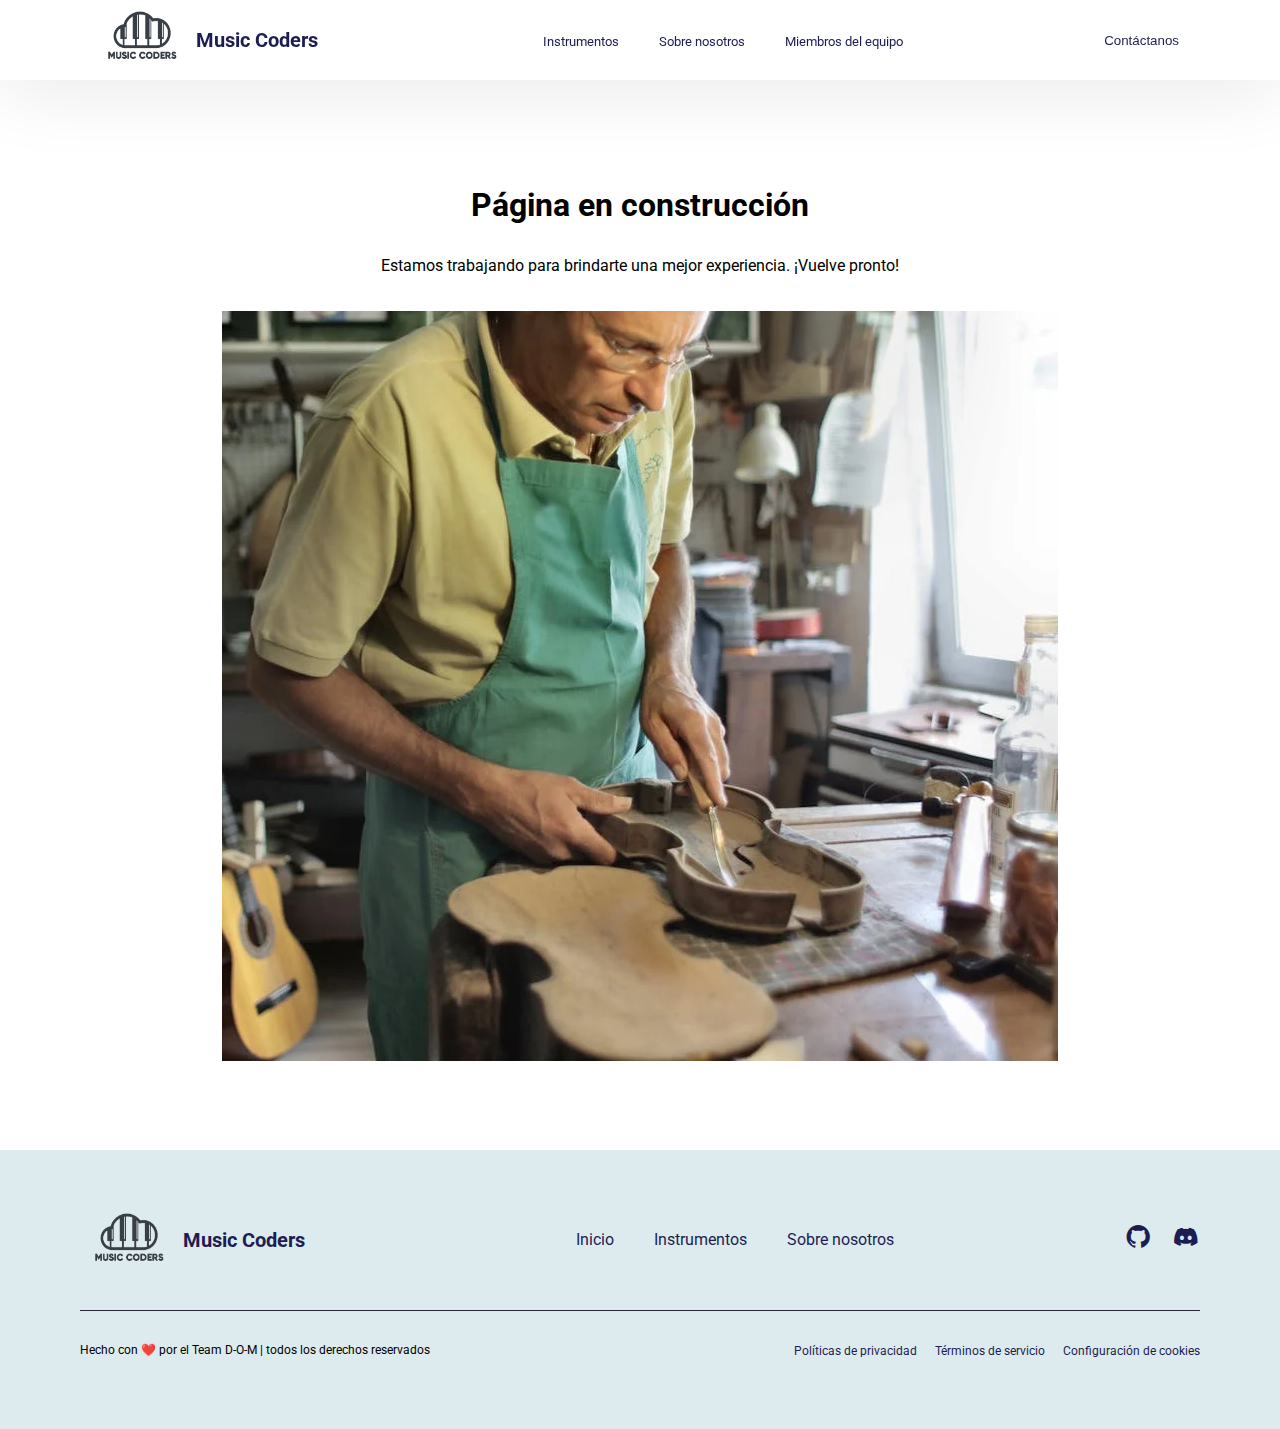
<file: pages/in-construction.html>
<!DOCTYPE html>
<html lang="es">
<head>
    <meta charset="UTF-8">
    <meta name="viewport" content="width=device-width, initial-scale=1.0">
    <link rel="stylesheet" href="/src/css/style-in-construction.css">
    <link rel="icon" href="/assets/html-elements/logo-blanco.png" type="image/png">
    <link href='https://unpkg.com/boxicons@2.1.4/css/boxicons.min.css' rel='stylesheet'>
    <title>Music Coders - Team members</title>
</head>
<body>
    <header>
        <nav>
            <div class="logo">
                <a href="/index.html">
                  <img src="/assets/html-elements/logo-music-coders.png" alt="logo-mc">
                </a>
                  <a href="#">Music Coders</a>
              </div>
            <ul>
                <li><a href="/index.html#containerInstruments">Instrumentos</a></li>
                <li><a href="/index.html#about">Sobre nosotros</a></li>
                <li><a href="/index.html#containerTeam">Miembros del equipo</a></li>
            </ul>
            <a href="/pages/contact-team.html#formul"><button>Contáctanos</button></a>
            <button id="menuButton" onclick="openMenu()">
                <i class='bx bx-menu'></i>
            </button>
        </nav>
    </header>
    <main>
        <div class="in-construction">
            <div class="in-construction-text">
                <h1>Página en construcción</h1>
                <p>Estamos trabajando para brindarte una mejor experiencia. ¡Vuelve pronto!</p>
            </div>
            <div class="in-construction-img">
                <img src="/assets/html-elements/In-construction.webp" alt="Hombre construyendo un violin">
            </div>
            <div class="in-construction-text">
            </div>
        </div>        
    </main>
    <footer>
        <div class="top">
            <div class="logo">
                <img src="/assets/html-elements/logo-music-coders.png" alt="logo-mc">
                <a href="#">Music Coders</a>
            </div>
            <ul>
                <li><a href="/index.html">Inicio</a></li>
                <li><a href="/index.html#containerInstruments">Instrumentos</a></li>
                <li><a href="/index.html#about">Sobre nosotros</a></li>
            </ul>
            <div class="social-link">
                <a href="https://github.com/Omarlsant/project-music-coders" target="_blank"><i class='bx bxl-github'></i></a>
                <a href="https://discord.com/channels/1037154655752421406/1037154656503210066" target="_blank"><i class='bx bxl-discord-alt'></i></a>
            </div>
        </div>
        <div class="separator"></div>
        <div class="bottom">
            <p>Hecho con ❤️ por el Team D-O-M | todos los derechos reservados</p>
            <div class="links">
                <a href="#">Políticas de privacidad</a>
                <a href="#">Términos de servicio</a>
                <a href="#">Configuración de cookies</a>
            </div>
        </div>
    </footer>
    <script src="/src/js/script.js"></script>
</body>
</html>
</file>
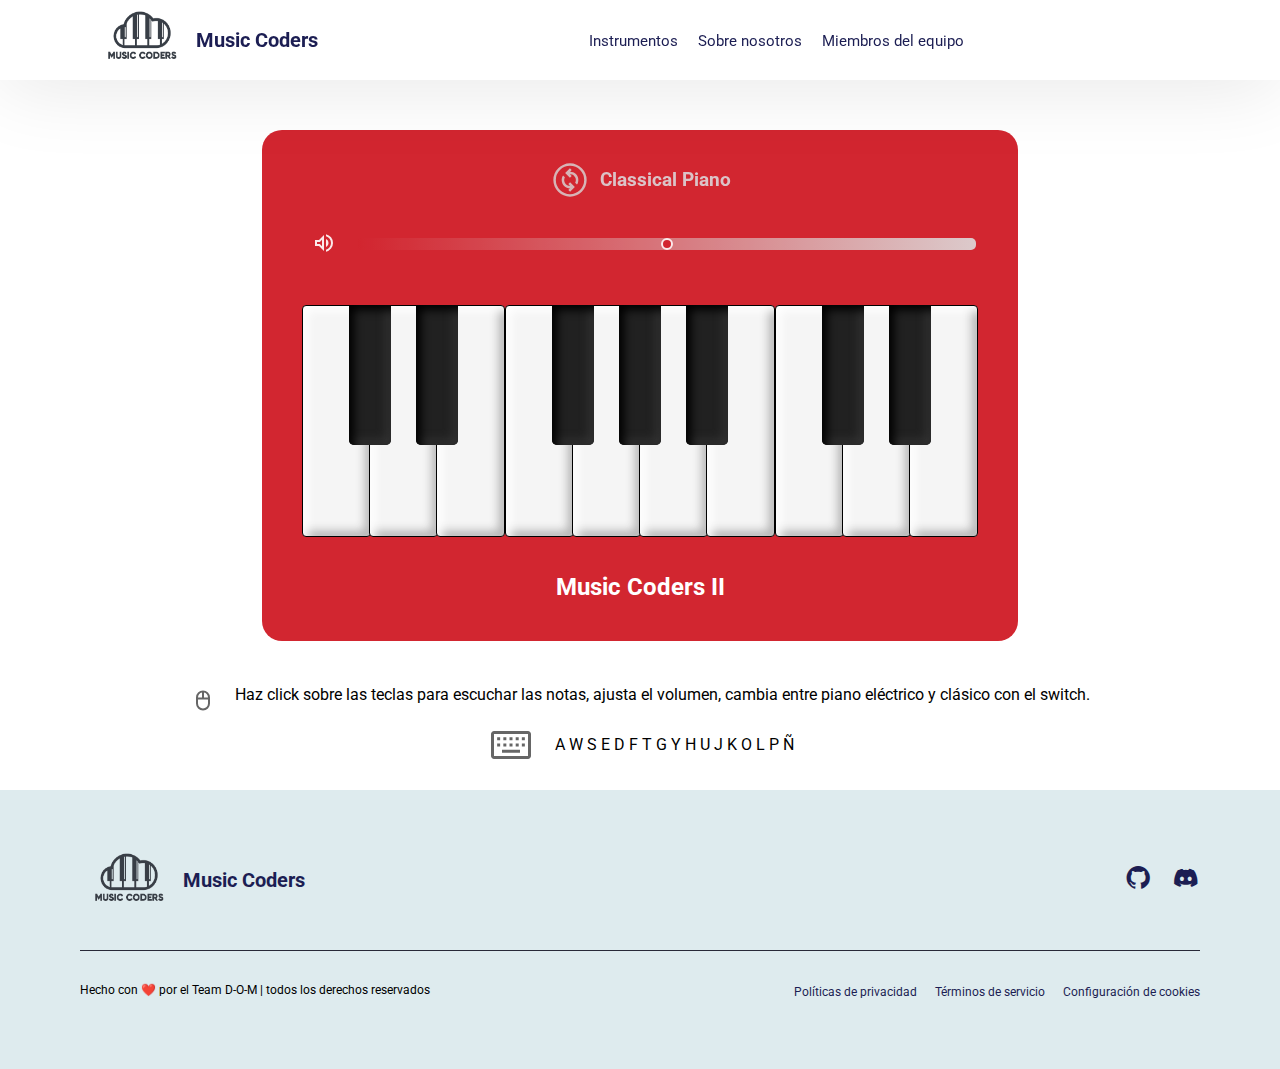
<file: pages/piano-2.html>
<!DOCTYPE html>
<html lang="es">

<head>
    <meta charset="UTF-8" />
    <meta name="viewport" content="width=device-width, initial-scale=1.0" />
    <link rel="stylesheet" href="/src/css/styles-pianoII.css" />
    <link href="https://unpkg.com/boxicons@2.1.4/css/boxicons.min.css" rel="stylesheet" />
    <title>Proyecto Music Coders</title>
</head>

<body>
    <header>
        <nav>
            <div class="logo">
                <a href="/index.html">
                    <img src="/assets/html-elements/logo-music-coders.png" alt="Logo de Music Coders" />
                </a>
                <a href="#">Music Coders</a>
            </div>
            <ul>
                <li><a href="/index.html#containerInstruments">Instrumentos</a></li>
                <li><a href="/index.html#about">Sobre nosotros</a></li>
                <li><a href="/index.html#containerTeam">Miembros del equipo</a></li>
            </ul>
            <a href="/pages/contact-team.html#formul"><button>Contáctanos<button></a>
            <button id="menuButton" onclick="openMenu()" aria-label="Abrir menú">
                <i class="bx bx-menu"></i>
            </button>
        </nav>
    </header>
    <main>
        <div class="teclado">
            <section class="wrapper">
                <div class="cambioDePiano">
                    <a href="piano.html">
                        <img class="boton-piano" src="/assets/html-elements/piano(2)-icono-change-circle.svg" alt="Botón para cambiar entre pianos" />
                    </a>
                    <h3>Classical Piano</h3>
                </div>
                <div class="volume-slider">
                    <img class="IconoVol" src="/assets/html-elements/piano(2)-icono-volume-up.svg"
                        alt="Icono de volumen" />
                    <input class="vs" id="volumeSlider" type="range" min="0" max="1" value="0.5" step="any" />
                </div>
                <ul class="piano">
                    <li class="key white-key" data-key="C"></li>
                    <li class="key black-key" data-key="C#"></li>
                    <li class="key white-key" data-key="D"></li>
                    <li class="key black-key" data-key="D#"></li>
                    <li class="key white-key" data-key="E"></li>
                    <li class="key white-key" data-key="F"></li>
                    <li class="key black-key" data-key="F#"></li>
                    <li class="key white-key" data-key="G"></li>
                    <li class="key black-key" data-key="G#"></li>
                    <li class="key white-key" data-key="A"></li>
                    <li class="key black-key" data-key="A#"></li>
                    <li class="key white-key" data-key="B"></li>
                    <li class="key white-key" data-key="C2"></li>
                    <li class="key black-key" data-key="C#2"></li>
                    <li class="key white-key" data-key="D2"></li>
                    <li class="key black-key" data-key="D#2"></li>
                    <li class="key white-key" data-key="E2"></li>
                </ul>
                <div class="marca">
                    <h2>Music Coders II</h2>
                </div>
            </section>
        </div>
        <div class="leyenda">
            <div class="ratonLeyenda">
                <img src="/assets/html-elements/piano(2)--icono-mouse.svg" alt="Icono de mouse" />
                <p class="ratonLeyendaParrafo">
                    Haz click sobre las teclas para escuchar las notas, ajusta el
                    volumen, cambia entre piano eléctrico y clásico con el switch.
                </p>
            </div>
            <div class="tecladoLeyenda">
                <img src="/assets/html-elements/piano(2)-icono-keyboard.svg" alt="Icono de teclado" />
                <p class="tecladoLeyendaLetras">A W S E D F T G Y H U J K O L P Ñ</p>
            </div>
        </div>
    </main>
    <footer>
        <div class="top">
            <div class="logo">
                <img src="/assets/html-elements/logo-music-coders.png" alt="Logo de Music Coders" />
                <a href="#">Music Coders</a>
            </div>
            <ul>
                <li><a href="/index.html">Inicio</a></li>
                <li><a href="/index.html#containerInstruments">Instrumentos</a></li>
                <li><a href="/index.html#about">Sobre nosotros</a></li>
            </ul>
            <div class="social-link">
                <a href="https://github.com/Omarlsant/project-music-coders" target="_blank"><i
                        class="bx bxl-github"></i></a>
                <a href="https://discord.com/channels/1037154655752421406/1037154656503210066" target="_blank"><i
                        class="bx bxl-discord-alt"></i></a>
            </div>
        </div>
        <div class="separator"></div>
        <div class="bottom">
            <p>Hecho con ❤️ por el Team D-O-M | todos los derechos reservados</p>
            <div class="links">
                <a href="#">Políticas de privacidad</a>
                <a href="#">Términos de servicio</a>
                <a href="#">Configuración de cookies</a>
            </div>
        </div>
    </footer>
    <script src="/src/js/script-pianoII.js"></script>
</body>

</html>
</file>
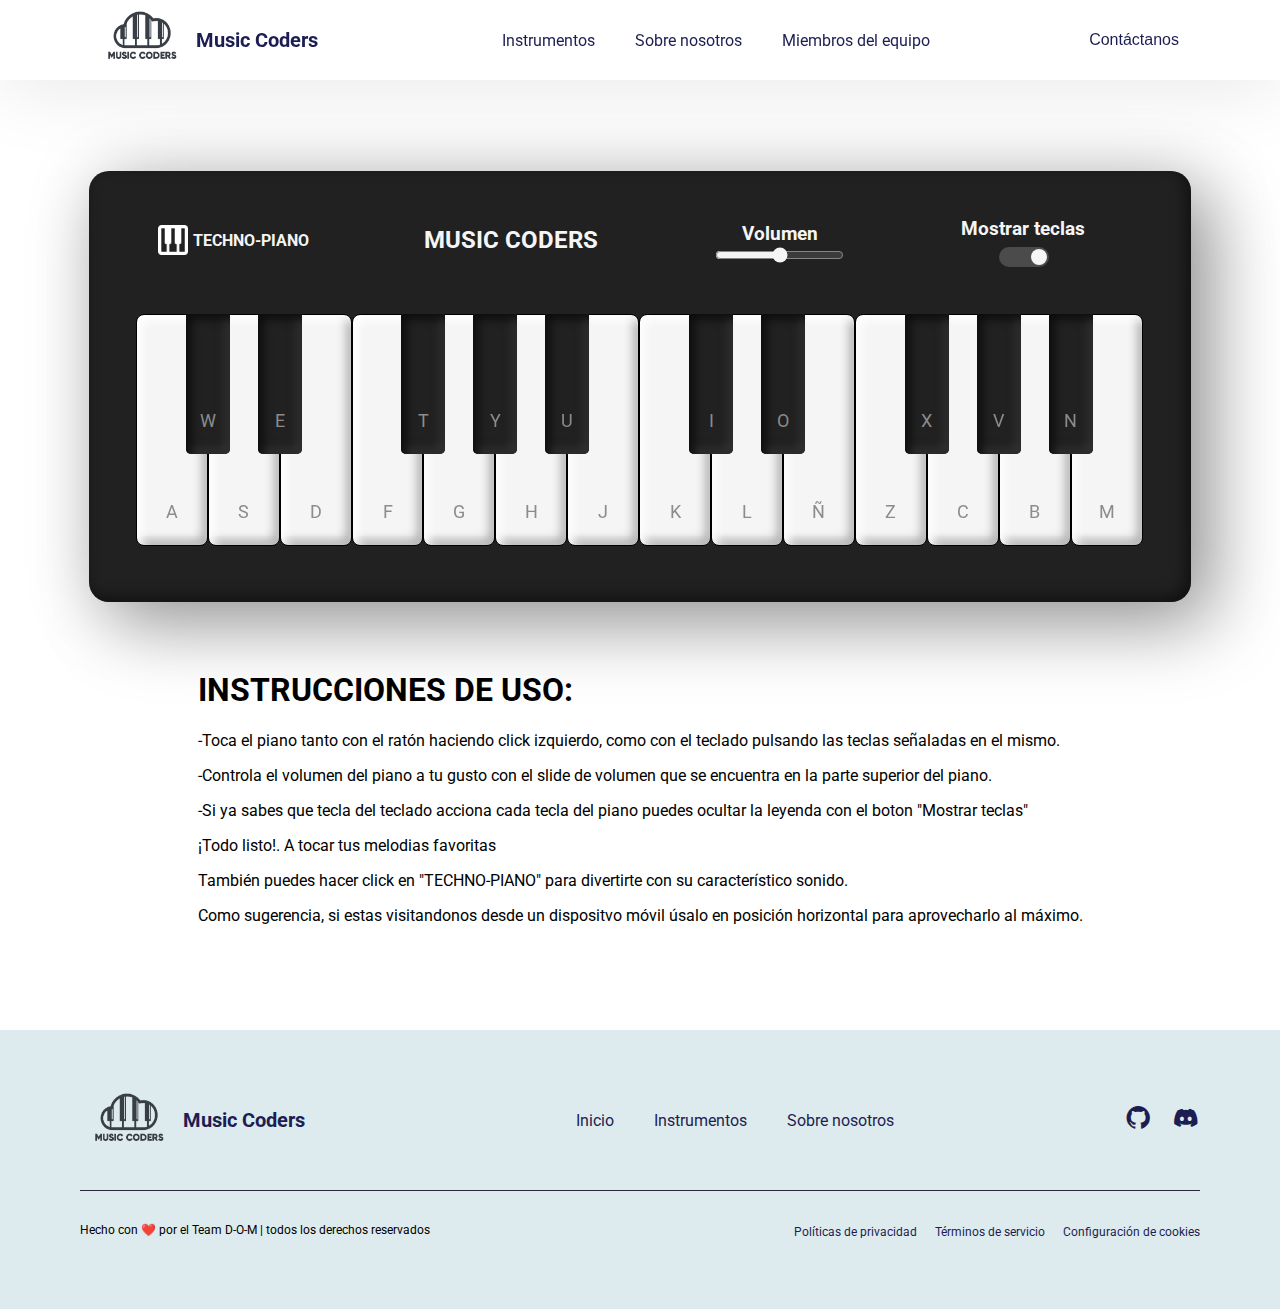
<file: pages/piano.html>
<!DOCTYPE html>
<html lang="es">
<head>
	<meta charset="UTF-8" />
	<meta name="viewport" content="width=device-width, initial-scale=1.0" />
	<link rel="stylesheet" href="/src/css/styles-piano.css"/>
	<link rel="icon" href="/assets/html-elements/logo-blanco.png" type="image/png">
	<link href="https://unpkg.com/boxicons@2.1.4/css/boxicons.min.css" rel="stylesheet" />
	<title>Music Coders - Team members</title>
</head>
<body>
	<header>
        <nav>
            <div class="logo">
                <a href="/index.html">
                  <img src="/assets/html-elements/logo-music-coders.png" alt="logo-mc">
                </a>
                  <a href="#">Music Coders</a>
              </div>
            <ul>
                <li><a href="/index.html#containerInstruments">Instrumentos</a></li>
                <li><a href="/index.html#about">Sobre nosotros</a></li>
                <li><a href="/index.html#containerTeam">Miembros del equipo</a></li>
            </ul>
            <a href="/pages/contact-team.html#formul"><button>Contáctanos</button></a>
            <button id="menuButton" onclick="openMenu()">
                <i class='bx bx-menu'></i>
            </button>
        </nav>
    </header>
	<main>
		<div class="piano-box">
			<div class="header">
				<a href="/pages/piano-2.html"><img
						src="/assets/html-elements/piano_24dp_FFFFFF_FILL0_wght400_GRAD0_opsz24.png"
						alt="home button" /><p>TECHNO-PIANO</p></a>
				<h2>MUSIC CODERS</h2>
				<div class="column volume-slider">
					<span>Volumen</span><input type="range" min="0" max="1" value="0.5" step="any" name="" id="" />
				</div>
				<div class="column keys-checkbox">
					<span>Mostrar teclas</span><input type="checkbox" checked />
				</div>
			</div>
			<ul class="piano-keys">
				<li class="white key" data-key="a"><span>A</span></li>
				<li class="black key" data-key="w"><span>W</span></li>
				<li class="white key" data-key="s"><span>S</span></li>
				<li class="black key" data-key="e"><span>E</span></li>
				<li class="white key" data-key="d"><span>D</span></li>
				<li class="white key" data-key="f"><span>F</span></li>
				<li class="black key" data-key="t"><span>T</span></li>
				<li class="white key" data-key="g"><span>G</span></li>
				<li class="black key" data-key="y"><span>Y</span></li>
				<li class="white key" data-key="h"><span>H</span></li>
				<li class="black key" data-key="u"><span>U</span></li>
				<li class="white key" data-key="j"><span>J</span></li>
				<li class="white key" data-key="k"><span>K</span></li>
				<li class="black key" data-key="i"><span>I</span></li>
				<li class="white key" data-key="l"><span>L</span></li>
				<li class="black key" data-key="o"><span>O</span></li>
				<li class="white key" data-key="ñ"><span>Ñ</span></li>
				<li class="white key" data-key="z"><span>Z</span></li>
				<li class="black key" data-key="x"><span>X</span></li>
				<li class="white key" data-key="c"><span>C</span></li>
				<li class="black key" data-key="v"><span>V</span></li>
				<li class="white key" data-key="b"><span>B</span></li>
				<li class="black key" data-key="n"><span>N</span></li>
				<li class="white key" data-key="m"><span>M</span></li>
			</ul>
		</div>
		<div class="instructions">
			<h1>INSTRUCCIONES DE USO:</h1>
			<P>-Toca el piano tanto con el ratón haciendo click izquierdo, como con el teclado pulsando las teclas señaladas en el mismo.</P>
			<p>-Controla el volumen del piano a tu gusto con el slide de volumen que se encuentra en la parte superior del piano.</p>
			<p>-Si ya sabes que tecla del teclado acciona cada tecla del piano puedes ocultar la leyenda con el boton "Mostrar teclas"</p>
			<p>¡Todo listo!. A tocar tus melodias favoritas</p>
			<p>También puedes hacer click en "TECHNO-PIANO" para divertirte con su característico sonido.</p>
			<p>Como sugerencia, si estas visitandonos desde un dispositvo móvil úsalo en posición horizontal para aprovecharlo al máximo.</p>
		</div>
	</main>
	<footer>
        <div class="top">
            <div class="logo">
                <img src="/assets/html-elements/logo-music-coders.png" alt="logo-mc">
                <a href="#">Music Coders</a>
            </div>
            <ul>
                <li><a href="/index.html">Inicio</a></li>
                <li><a href="/index.html#containerInstruments">Instrumentos</a></li>
                <li><a href="/index.html#about">Sobre nosotros</a></li>
            </ul>
            <div class="social-link">
                <a href="https://github.com/Omarlsant/project-music-coders" target="_blank"><i class='bx bxl-github'></i></a>
                <a href="https://discord.com/channels/1037154655752421406/1037154656503210066" target="_blank"><i class='bx bxl-discord-alt'></i></a>
            </div>
        </div>
        <div class="separator"></div>
        <div class="bottom">
            <p>Hecho con ❤️ por el Team D-O-M | todos los derechos reservados</p>
            <div class="links">
                <a href="#">Políticas de privacidad</a>
                <a href="#">Términos de servicio</a>
                <a href="#">Configuración de cookies</a>
            </div>
        </div>
    </footer>
	<script src="/src/js/piano.js"></script>
</body>

</html>
</file>
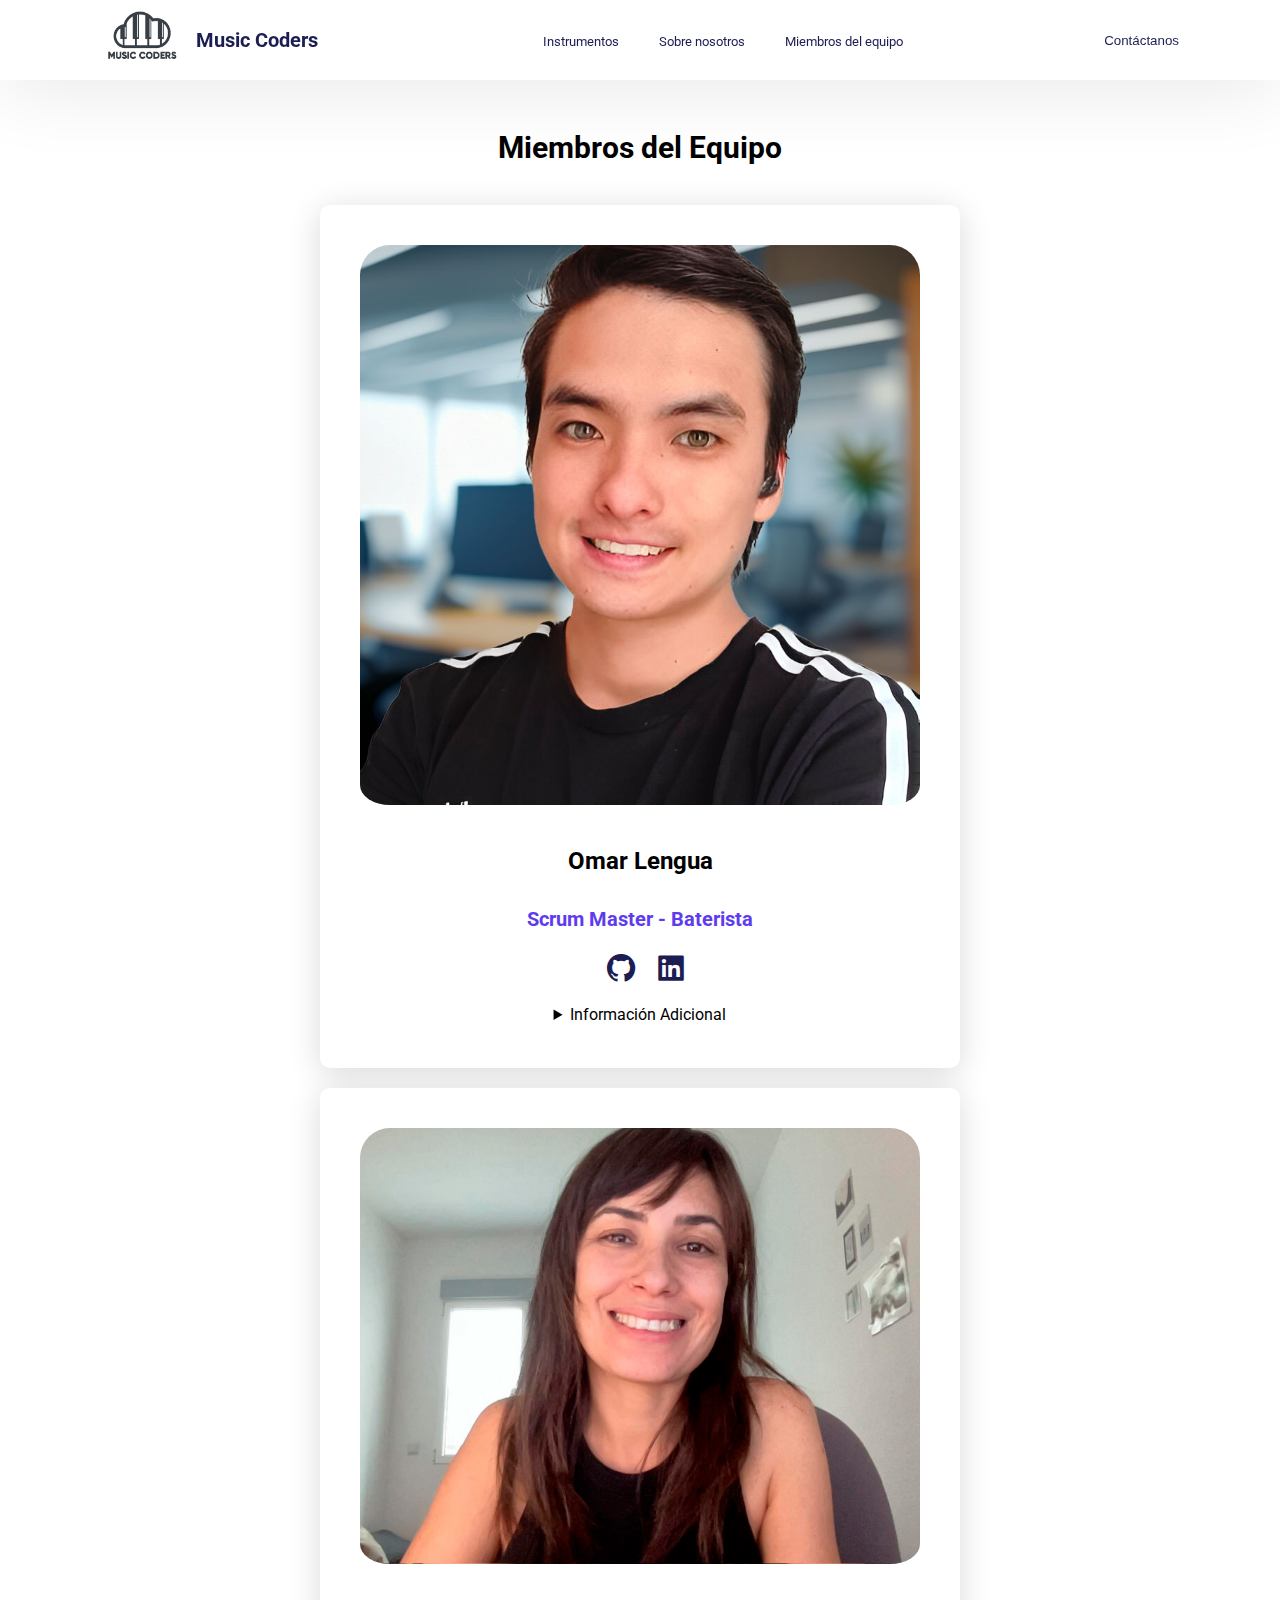
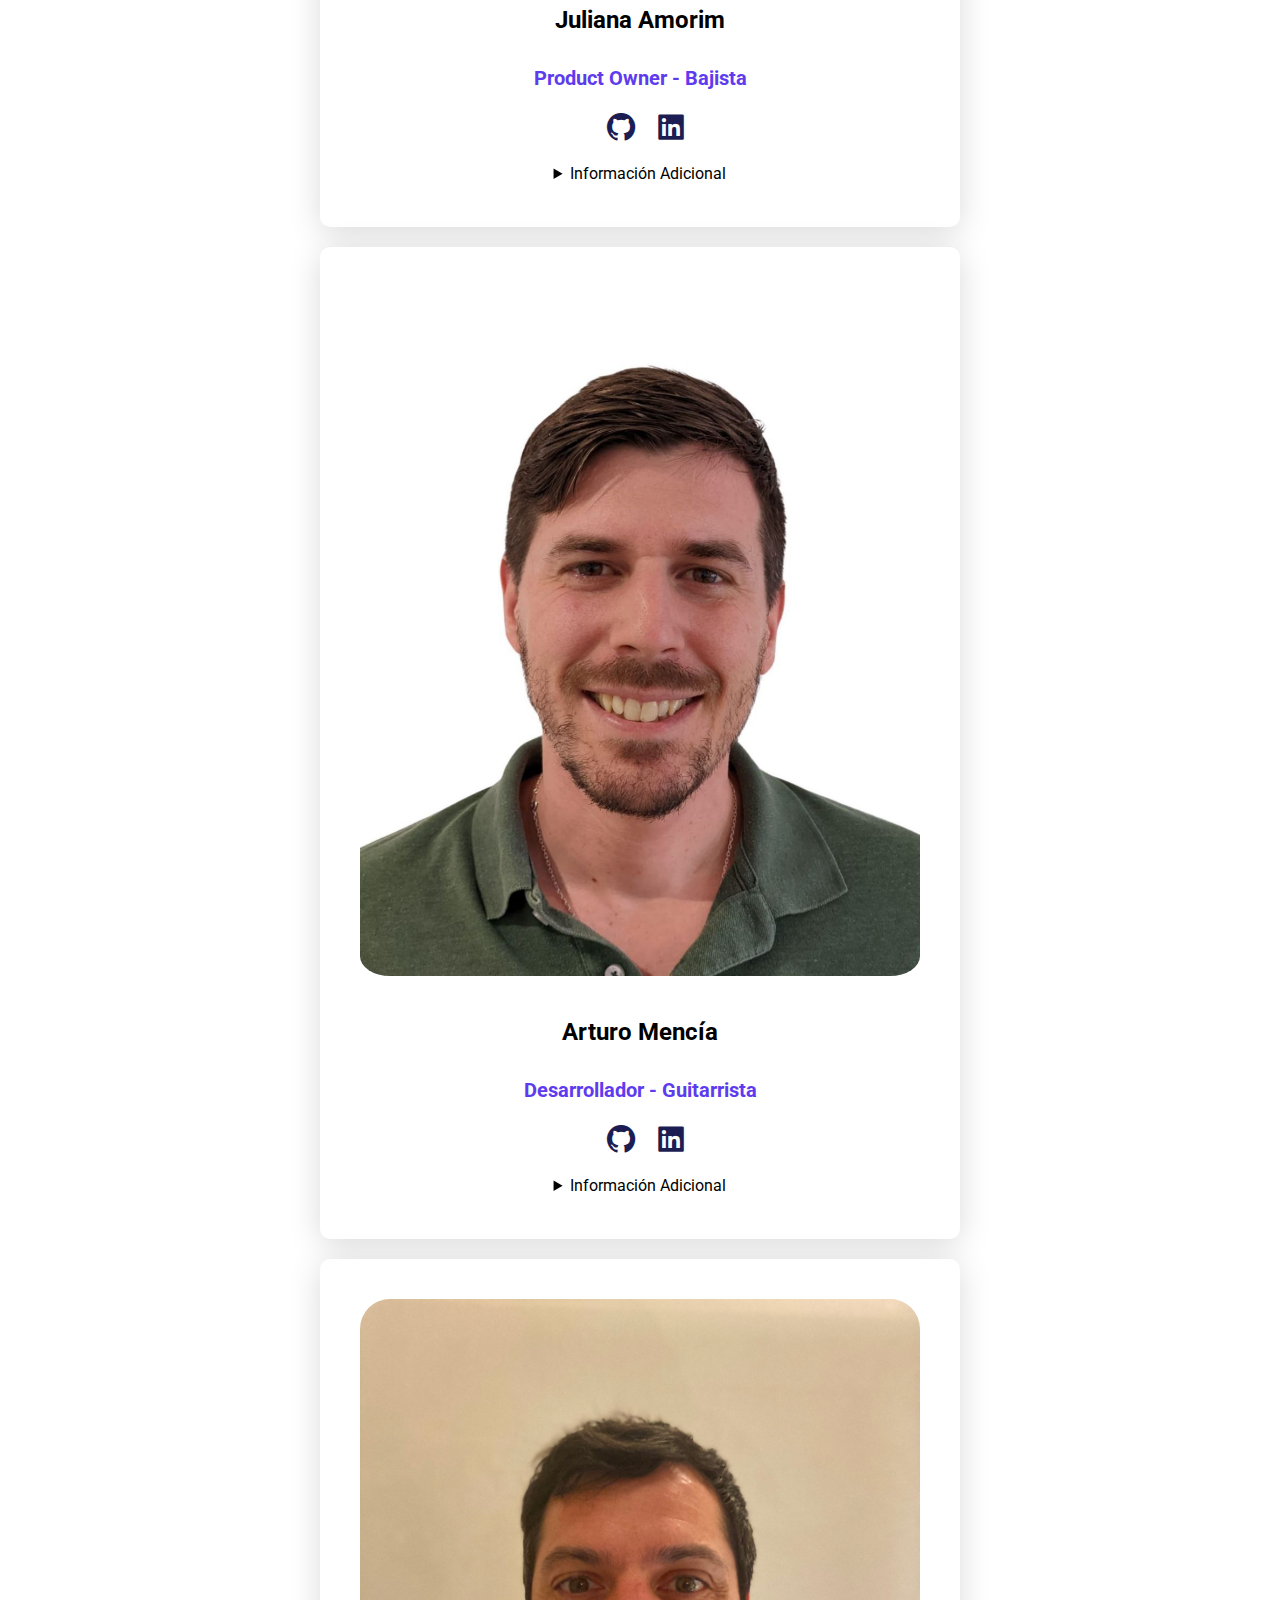
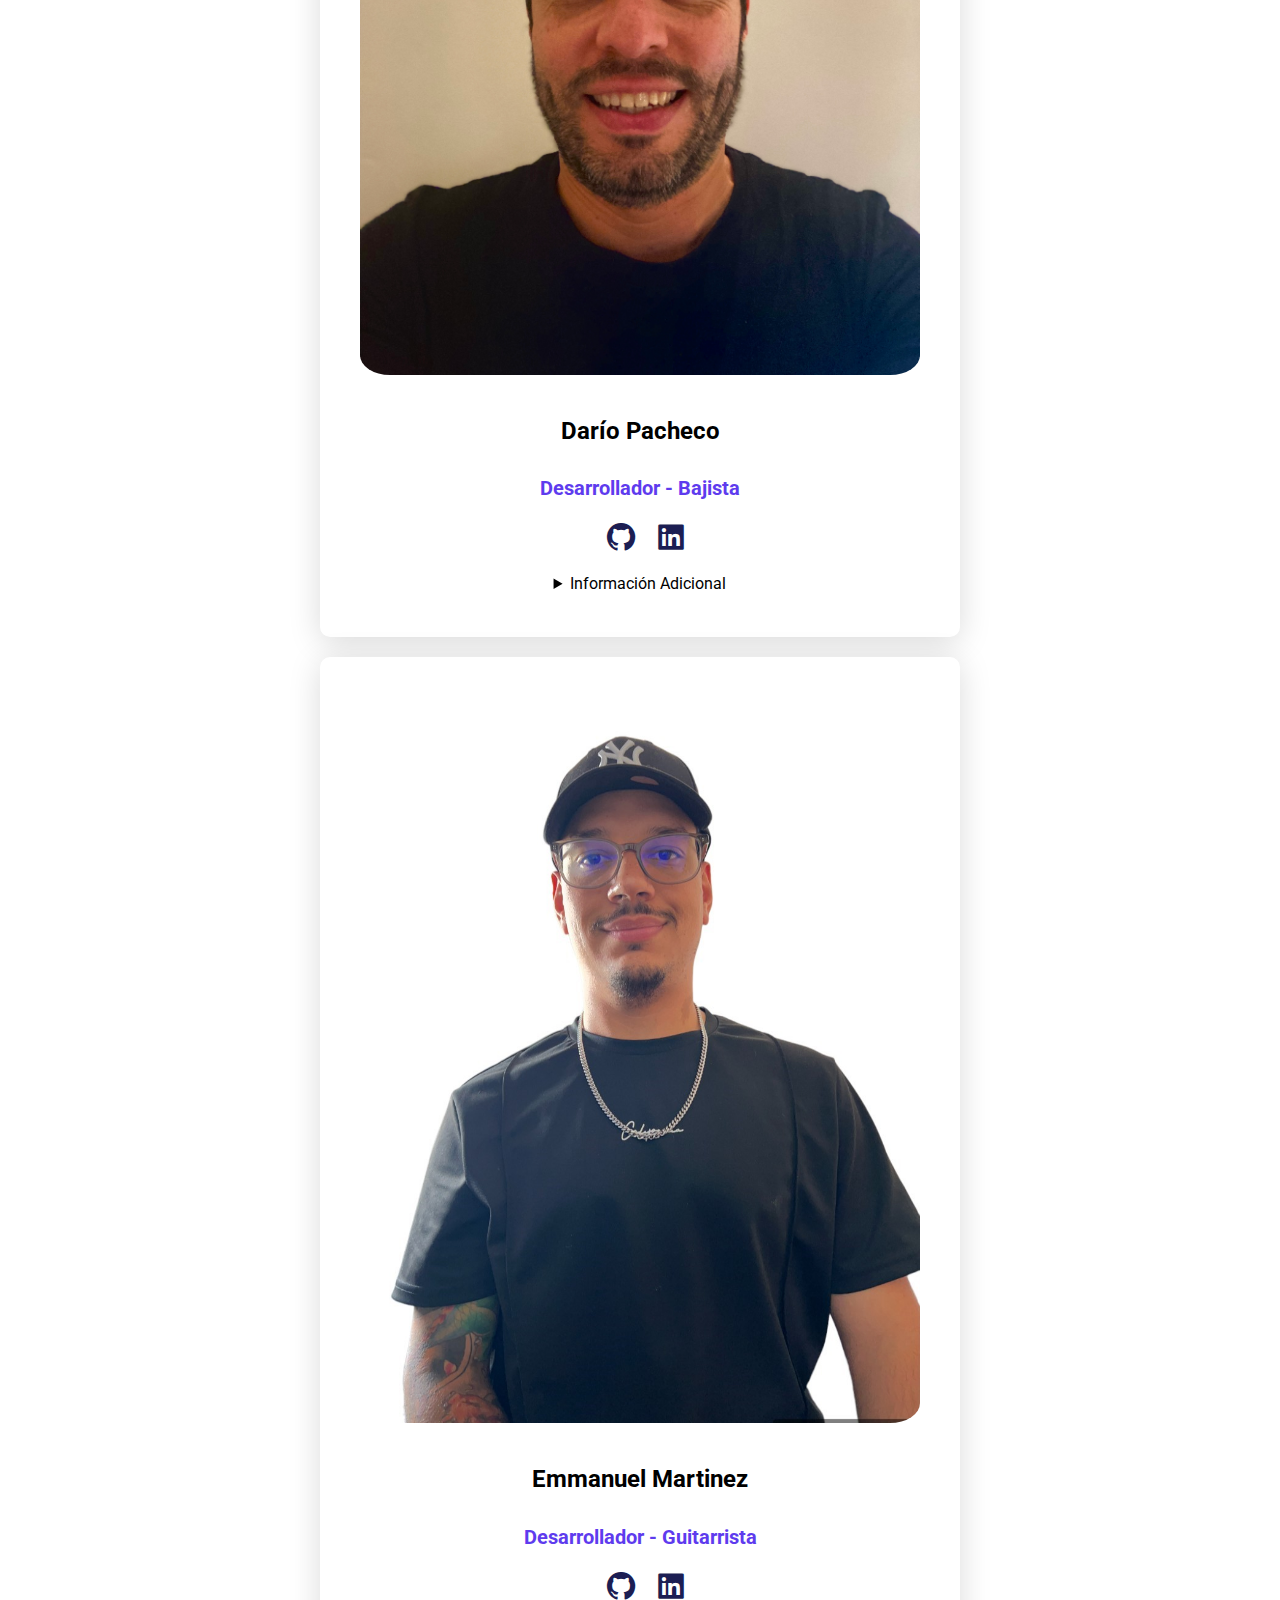
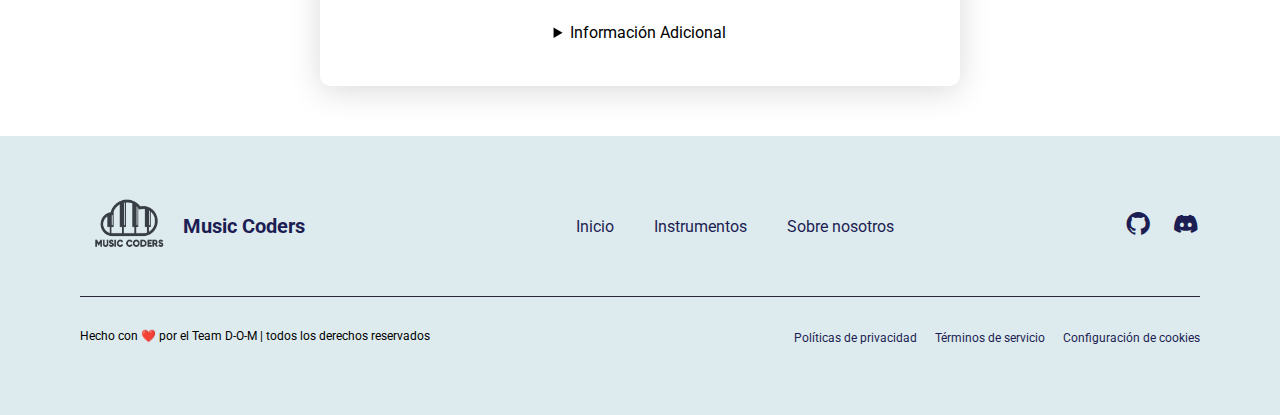
<file: pages/team-dom.html>
<!DOCTYPE html>
<html lang="es">

<head>
    <meta charset="UTF-8">
    <meta name="viewport" content="width=device-width, initial-scale=1.0">
    <link rel="stylesheet" href="/src/css/style-team-dom.css">
    <link rel="icon" href="/assets/html-elements/logo-blanco.png" type="image/png">
    <link href='https://unpkg.com/boxicons@2.1.4/css/boxicons.min.css' rel='stylesheet'>
    <title>Music Coders - Team members</title>
</head>

<body>
    <header>
        <nav>
            <div class="logo">
                <a href="/index.html">
                    <img src="/assets/html-elements/logo-music-coders.png" alt="logo-mc">
                </a>
                <a href="#">Music Coders</a>
            </div>
            <ul>
                <li><a href="/index.html#containerInstruments">Instrumentos</a></li>
                <li><a href="/index.html#about">Sobre nosotros</a></li>
                <li><a href="/index.html#containerTeam">Miembros del equipo</a></li>
            </ul>
            <a href="/pages/contact-team.html#formul"><button>Contáctanos</button></a>
            <button id="menuButton" onclick="openMenu()">
                <i class='bx bx-menu'></i>
            </button>
        </nav>
    </header>
    <main>
        <div class="container-team" id="containerTeam">
            <h3>Miembros del Equipo</h3>
            <div class="team-items">
                <div class="item">
                    <img src="/assets/profile-photos/omar.jpg">
                    <div class="info">
                        <h4>Omar Lengua</h4>
                        <h5>Scrum Master - Baterista</h5>
                        <div class="part">
                            <a href="https://github.com/Omarlsant" target="_blank"><i class='bx bxl-github'></i></a>
                            <a href="https://www.linkedin.com/in/omarlengua/" target="_blank"><i class='bx bxl-linkedin-square'></i></a>
                            <details>
                                <summary>Información Adicional</summary>
                                <p> Omar es un baterista versátil con experiencia en una amplia gama de géneros, desde el rock hasta la música latina. Con un enfoque en la técnica y la creatividad, Omar guía a los estudiantes en el arte de la percusión, asegurándose de que cada lección sea dinámica y enriquecedora.</p>
                            </details>
                        </div>
                    </div>
                </div>
                <div class="item">
                    <img src="/assets/profile-photos/juliana.jpg">
                    <div class="info">
                        <h4>Juliana Amorim</h4>
                        <h5>Product Owner - Bajista</h5>
                        <div class="part">
                            <a href="https://github.com/juamrm" target="_blank"><i class='bx bxl-github'></i></a>
                            <a href="https://www.linkedin.com/in/julianaamrm/" target="_blank"><i class='bx bxl-linkedin-square'></i></a>
                            <details>
                                <summary>Información Adicional</summary>
                                <p>Juliana es una bajista con una sólida carrera en bandas de jazz y rock. Con un título en Música Contemporánea y una década de experiencia en la enseñanza, Juliana se dedica a ayudar a los estudiantes a entender el papel fundamental del bajo en la música moderna, desde los fundamentos hasta técnicas avanzadas.</p>
                            </details>
                        </div>
                    </div>
                </div>
                <div class="item">
                    <img src="/assets/profile-photos/arturo.jpg">
                    <div class="info">
                        <h4>Arturo Mencía</h4>
                        <h5>Desarrollador - Guitarrista</h5>
                        <div class="part">
                            <a href="https://github.com/Arthurmm77" target="_blank"><i class='bx bxl-github'></i></a>
                            <a href="https://www.linkedin.com/in/arturo-menc%C3%ADa-mart%C3%ADn-2431292a7/" target="_blank"><i class='bx bxl-linkedin-square'></i></a>
                            <details>
                                <summary>Información Adicional</summary>
                                <p>Arturo es un guitarrista con una pasión por el blues y el rock. Ha enseñado guitarra durante más de 10 años y es conocido por su habilidad para inspirar a los estudiantes a explorar su creatividad mientras dominan las habilidades técnicas.</p>
                            </details>
                        </div>
                    </div>
                </div>
                <div class="item">
                    <img src="/assets/profile-photos/dario.jpg">
                    <div class="info">
                        <h4>Darío Pacheco</h4>
                        <h5>Desarrollador - Bajista</h5>
                        <div class="part">
                            <a href="https://github.com/Dario3111" target="_blank"><i class='bx bxl-github'></i></a>
                            <a href="https://www.linkedin.com/in/dario-pacheco-1b14a1318" target="_blank"><i class='bx bxl-linkedin-square' target="_blank"></i></a>
                            <details>
                                <summary>Información Adicional</summary>
                                <p>Darìo es un bajista profesional con una carrera increíble en el mundo del rock y el jazz. Ha trabajado con bandas y en festivales, y ha impartido clases tanto a nivel individual como en grupo. Darío aporta su energía y experiencia a nuestras lecciones de guitarra, ayudando a los estudiantes a dominar tanto los fundamentos como las técnicas avanzadas.</p>
                            </details>
                        </div>
                    </div>
                </div>
                <div class="item">
                    <img src="/assets/profile-photos/emmanuel.jpeg">
                    <div class="info">
                        <h4>Emmanuel Martinez</h4>
                        <h5>Desarrollador - Guitarrista</h5>
                        <div class="part">
                            <a href="https://github.com/Rada749" target="_blank"><i class='bx bxl-github'></i></a>
                            <a href="https://www.linkedin.com/in/emmanuel-mart%C3%ADnez-salazar/" target="_blank"><i class='bx bxl-linkedin-square'></i></a>
                            <details>
                                <summary>Información Adicional</summary>
                                <p>Emmanuel es un guitarrista profesional con una trayectoria impresionante en el mundo del rock y el jazz. Ha tocado en numerosas bandas y festivales, y ha impartido clases tanto a nivel individual como en grupo. Emmanuel aporta su energía y experiencia a nuestras lecciones de guitarra, ayudando a los estudiantes a dominar tanto los fundamentos como las técnicas avanzadas.</p>
                            </details>
                        </div>
                    </div>
                </div>
            </div>
        </div>
    </main>
    <footer>
        <div class="top">
            <div class="logo">
                <img src="/assets/html-elements/logo-music-coders.png" alt="logo-mc">
                <a href="#">Music Coders</a>
            </div>
            <ul>
                <li><a href="/index.html">Inicio</a></li>
                <li><a href="/index.html#containerInstruments">Instrumentos</a></li>
                <li><a href="/index.html#about">Sobre nosotros</a></li>
            </ul>
            <div class="social-link">
                <a href="https://github.com/Omarlsant/project-music-coders" target="_blank"><i
                        class='bx bxl-github'></i></a>
                <a href="https://discord.com/channels/1037154655752421406/1037154656503210066" target="_blank"><i
                        class='bx bxl-discord-alt'></i></a>
            </div>
        </div>
        <div class="separator"></div>
        <div class="bottom">
            <p>Hecho con ❤️ por el Team D-O-M | todos los derechos reservados</p>
            <div class="links">
                <a href="#">Políticas de privacidad</a>
                <a href="#">Términos de servicio</a>
                <a href="#">Configuración de cookies</a>
            </div>
        </div>
    </footer>
    <script src="/src/js/script.js"></script>
</body>

</html>
</file>
<file: src/css/style-in-construction.css>
@import url('https://fonts.googleapis.com/css2?family=Roboto:ital,wght@0,100;0,300;0,400;0,500;0,700;0,900;1,100;1,300;1,400;1,500;1,700;1,900&display=swap');

html {
  scroll-behavior: smooth;
}

body {
  margin: 0;
  padding: 0;
  box-sizing: border-box;
  font-family: "Roboto", sans-serif;
}

a {
  text-decoration: none;
  color: #1c1e53;
  transition: color 0.3s ease;
}

a:hover {
  color: #5e3bee !important;
}

li {
  list-style: none;
}

/* Aquí va lo del header */

nav {
  background-color: #fff;
  position: sticky;
  top: 0;
  padding: 0 85px;
  display: flex;
  align-items: center;
  justify-content: space-between;
  height: 80px;
  box-shadow: 0 5px 80px rgba(0, 0, 0, 0.1);
}

nav button {
  color: #1c1e53;
  background-color: transparent;
  padding: 12px 16px;
  border-radius: 5px;
  border: #1c1e53;
  cursor: pointer;
  transition: all 0.3s ease;
}

nav button:hover {
  background-color: #5e3bee;
  border-color: #5e3bee;
  color: #fff;
}

nav a {
  font-size: 13px;
}

nav .logo a button .bx {
  display: none;
}

#menuButton {
  display: none;
}

main {
  display: flex;
  flex-direction: column;
  align-items: center;
  text-align: center;
  padding: 85px 80px 85px 80px;
}

main p {
  padding-top: 10px;
  padding-bottom: 20px;

}

nav .logo,
footer .logo {
  display: flex;
  align-items: center;
}

nav .logo a,
footer .logo a {
  margin-left: 8px;
  font-weight: bold;
  font-size: 20px;
}

nav .logo img,
footer .logo img {
  width: 95px;
  height: 80px;
}

nav ul,
footer .top ul {
  display: flex;
  gap: 40px;
}

footer {
  background-color: #deebee;
  padding: 50px 80px 60px 80px;
  display: flex;
  flex-direction: column;
}

footer .top,
footer .bottom {
  display: flex;
  align-items: center;
  justify-content: space-between;
}

footer .top .social-link {
  display: flex;
  align-items: center;
  gap: 20px;
  font-size: 28px;
}

footer .separator {
  width: 100%;
  height: 1px;
  background-color: #282938;
  margin: 30px 0 20px;
}

footer .bottom p {
  font-size: 12px;
}

footer .bottom .links a {
  font-size: 12px;
  margin-left: 14px;
}

@media screen and (max-width: 1200px) {}

@media screen and (max-width: 992px) {
  nav button {
    display: none;
  }

  nav ul {
    gap: 20px;
  }

  nav ul li a {
    font-size: 15px;
  }

  footer .top ul {
    display: none;
  }
}

@media screen and (max-width: 768px) {
  nav {
    justify-content: space-between;
    padding: 0 42px;
  }

  nav ul {
    display: none;
  }

  nav.open .logo {
    display: none;
  }

  nav.open ul {
    display: flex;
  }

  nav button#menuButton {
    display: flex;
  }
}

@media screen and (max-width: 576px) {
  main {
    display: flex;
    flex-direction: column;
    align-items: center;
  }

  main h1 {
    font-size: 20px;
  }

  main img {
    object-fit: cover;
  }
}

@media screen and (max-width: 1200px) {
  .text-video h1 {
    font-size: 5rem;
  }

  .text-video span {
    font-size: 6rem;
  }

  .container-instrument .instrument-items {
    gap: 10px;
    justify-content: center;
    flex-wrap: wrap;
  }

  .container-instrument .instrument-items .item {
    width: 49%;
  }

  .container-instrument h3,
  .container-team h3,
  .container-about h3 {
    font-size: 32px;
  }

  .container-about {
    padding: 85px 80px 0 80px;
    justify-content: center;
  }

  .container-about .left img {
    width: 300px;
  }

  .container-about .right p {
    font-size: 15px;
  }

  .container-team .team-items img {
    width: 140px;
    height: 140px;
  }
}

@media screen and (max-width: 992px) {
  nav button {
    display: none;
  }

  nav ul {
    gap: 20px;
  }

  nav ul li a {
    font-size: 15px;
  }

  .in-construction img {
    width: 250px;
    height: 250px;
  }

  .in-construction h1 {
    font-size: 1em;
  }

  .in-construction p {
    font-size: 0.8em;
  }

  footer {
    padding: 30px 50px 30px 50px;
  }
}

@media screen and (max-width: 768px) {
  body {
    padding: 0;
    margin: 0;
  }

  nav {
    justify-content: space-between;
    padding: 0 42px;
  }

  nav ul {
    display: none;
  }

  nav ul li a {
    font-size: 14px;
  }

  nav.open .logo {
    display: none;
  }

  nav.open ul {
    display: flex;
  }

  nav button#menuButton {
    display: flex;
  }

  footer {
    padding: 30px 50px 30px 50px;
  }
}

@media screen and (max-width: 576px) {
  nav {
    padding-left: 0;
    padding-right: 20px;
  }

  nav ul {
    padding-left: 60px;
  }

  nav ul li a {
    font-weight: 500;
    font-size: 13px;
  }

  footer {
    padding: 30px 30px 30px 30px;
  }
}

@media screen and (max-width: 510px) {
  nav ul {
    padding-left: 35px;
  }

  nav ul li a {
    font-weight: 500;
    font-size: 13px;
  }
}

@media screen and (max-width: 450px) {
  nav {
    padding-left: 0;
  }

  nav ul {
    padding-left: 30px;
  }

  nav ul li a {
    font-weight: 600;
    font-size: 12px;
  }

  .in-construction img {
    width: 250px;
    height: 250px;
  }

  .in-construction h1 {
    font-size: 1em;
  }

  .in-construction p {
    font-size: 0.8em;
  }

  footer {
    padding: 30px 30px 30px 30px;
  }
}

@media screen and (max-width: 420px) {
  nav {
    padding-right: 20px;
  }

  nav ul {
    padding-left: 25px;
    padding-right: 0;
  }

  nav ul li a {
    font-weight: 500;
    font-size: 12px;
  }
}

@media screen and (max-width: 391px) {
  body {
    margin: 0;
    padding: 0;
  }

  nav {
    padding-left: 0;
  }

  nav ul {
    padding-left: 20px;
  }

  nav ul li a {
    font-weight: 600;
    font-size: 10px;
  }

  nav button,
  nav a {
    font-size: 11px;
  }  

  footer {
    padding: 30px 30px 30px 30px;
  }

  footer .bottom {
    margin-bottom: 20px;
  }
}
</file>
<file: src/css/styles-pianoII.css>
@import url("https://fonts.googleapis.com/css2?family=Roboto:ital,wght@0,100;0,300;0,400;0,500;0,700;0,900;1,100;1,300;1,400;1,500;1,700;1,900&display=swap");

html {
  scroll-behavior: smooth;
}

body {
  margin: 0;
  padding: 0;
  box-sizing: border-box;
  font-family: "Roboto", sans-serif;
}

a {
  text-decoration: none;
  color: #1c1e53;
  transition: color 0.3s ease;
}

a:hover {
  color: #5e3bee !important;
}

li {
  list-style: none;
}

#menuButton {
  display: none;
}

nav {
  background-color: #fff;
  position: sticky;
  top: 0;
  padding: 0 85px;
  display: flex;
  align-items: center;
  justify-content: space-between;
  height: 80px;
  box-shadow: 0 5px 80px rgba(0, 0, 0, 0.1);
}

nav button {
  color: #1c1e53;
  background-color: transparent;
  padding: 12px 16px;
  border-radius: 5px;
  border: #1c1e53;
  cursor: pointer;
  transition: all 0.3s ease;
  font-size: 16px;
}

nav button:hover {
  background-color: #5e3bee;
  border-color: #5e3bee;
  color: #fff;
}

nav a {
  font-size: 16px;
}

nav .logo a button .bx {
  display: none;
}

main {
  height: 600px;
  padding: 50px 10px 60px 10px;
}

.wrapper {
  padding: 20px 40px;
  border-radius: 20px;
  background: rgb(210, 38, 48);
  margin-right: 20%;
  margin-left: 20%;
}
/*VOLUME*/
input[type="range"]::-webkit-slider-thumb {
  -webkit-appearance: none;
  appearance: none;
  width: 12px;
  height: 12px;
  background: #d22630;
  cursor: pointer;
  border-radius: 50%;
  border: 2px solid #ffffff;
}

input[type="range"]::-moz-range-thumb {
  width: 20px;
  height: 20px;
  background: #d22630;
  cursor: pointer;
  border-radius: 50%;
  border: 2px solid #ffffff;
}

/*la barra*/
input[type="range"]::-webkit-slider-runnable-track {
  width: 100%;
  height: 12px;
  background: linear-gradient(to right, #d22630, #ddd);
  border-radius: 5px;
}

input[type="range"] {
  -webkit-appearance: none;
  appearance: none;
  width: 100%;
  background: transparent;
  margin-top: 10px;
}

.volume-slider {
  display: flex;
  justify-content: space-between;
  gap: 10px;
  opacity: 0.9;
}
.IconoVol {
  margin-top: 7px;
  padding: 10px;
}

.cambioDePiano {
  padding: 10px 0 10px 0;
  display: flex;
  flex-direction: row;
  justify-content: center;
}

.cambioDePiano img {
  width: 40px;
  height: 40px;
  object-fit: cover;
  object-position: center;
}

.cambioDePiano h3 {
  margin: 9px 0 0 10px;
  color: #deebee;
  opacity: 0.8;
}

.teclado .wrapper .piano {
  padding-left: 55px;
}

.marca {
  display: flex;
  justify-content: center;
  margin-top: 10px;
  color: white;
}
.piano .white-key {
  box-shadow: 5px 5px 10px #fff inset, -5px -5px 10px #b2b2b2 inset;
}

.piano .black-key {
  box-shadow: 5px 5px 10px #000000 inset, -5px -5px 10px #333 inset;
}

.piano {
  display: flex;
  list-style: none;
  margin-top: 40px;
}

.piano .key {
  cursor: pointer;
  user-select: none;
  position: relative;
  cursor: url("/assets/html-elements/piano\(2\)-icono-cursor-nota-musical.svg"),
    auto;
}

.piano .black-key {
  z-index: 2;
  width: 44px;
  height: 140px;
  margin: 0 -22px 0 -22px;
  border-radius: 0 0 5px 5px;
  background: #212121;
}

.piano .white-key {
  height: 230px;
  width: 70px;
  border-radius: 4px;
  border: 1px solid #000;
  background: whitesmoke;
}

.teclado .wrapper ul {
  padding-left: 60px;
}

.boton-piano {
  opacity: 0.8;
  cursor: url("/assets/html-elements/piano (2)-icono-cursor-piano.png"), auto;
  width: 7%;
}
.leyenda {
  display: flex;
  flex-direction: column;
  margin-top: 40px;
}

.ratonLeyenda {
  display: flex;
  justify-content: center;
  text-align: justify;
}

.tecladoLeyenda {
  display: flex;
  justify-content: center;
}

.tecladoLeyendaLetras {
  margin-top: 15px;
  margin-left: 20px;
}

.ratonLeyendaParrafo {
  margin-top: 4px;
  margin-left: 20px;
}
nav .logo,
footer .logo {
  display: flex;
  align-items: center;
}

nav .logo a,
footer .logo a {
  margin-left: 8px;
  font-weight: bold;
  font-size: 20px;
}

nav .logo img,
footer .logo img {
  width: 95px;
  height: 80px;
}

nav ul,
footer .top ul {
  display: flex;
  gap: 40px;
}

footer {
  background-color: #deebee;
  padding: 50px 80px 60px 80px;
  display: flex;
  flex-direction: column;
}

footer .top,
footer .bottom {
  display: flex;
  align-items: center;
  justify-content: space-between;
}

footer .top .social-link {
  display: flex;
  align-items: center;
  gap: 20px;
  font-size: 28px;
}

footer .separator {
  width: 100%;
  height: 1px;
  background-color: #282938;
  margin: 30px 0 20px;
}

footer .bottom p {
  font-size: 12px;
}

footer .bottom .links a {
  font-size: 12px;
  margin-left: 14px;
}

@media screen and (max-width: 1600px) {
  .teclado .wrapper .piano {
    padding-left: 30px;
  }
}

@media screen and (max-width: 1400px) {
  .teclado .wrapper .piano {
    padding-left: 0;
  }
}

@media screen and (max-width: 1200px) {
  main {
    height: 500px;
    padding: 50px 10px 60px 10px;
  }
  .wrapper {
    padding: 25px;
  }
  .encabezado {
    flex-direction: column;
  }
  .encabeza :where(h2, .column) {
    margin-bottom: 13px;
  }
  .volume-slider .input {
    max-width: 100px;
  }

  .teclado .wrapper .piano {
    padding-left: 0;
  }

  .piano {
    margin-top: 20px;
  }
  .piano .key:nth-child(9),
  .piano .key:nth-child(10) {
    display: none;
  }
  .piano .black-key {
    height: 70px;
    width: 30px;
    margin: 0 -20px 0 -20px;
  }
  .piano .white-key {
    height: 100px;
    width: 50px;
  }
  #menuButton {
    display: none;
  }

  .teclado {
    display: flex;
    justify-content: center;
  }

  .teclado .wrapper ul {
    padding-left: 0px;
  }
}


@media screen and (max-width: 992px) {
  main {
    height: 500px;
    padding: 50px 10px 50px 10px;
  }
  .wrapper {
    padding: 25px;
  }
  .encabezado {
    flex-direction: column;
  }

  .teclado .wrapper .piano {
    padding-left: 0;
  }
  .encabeza :where(h2, .column) {
    margin-bottom: 13px;
  }
  .volume-slider .input {
    max-width: 100px;
  }
  .piano {
    margin-top: 20px;
  }

  .piano .black-key {
    height: 70px;
    width: 30px;
    margin: 0 -20px 0 -20px;
  }
  .piano .white-key {
    height: 100px;
    width: 50px;
  }
}
nav button {
  display: none;
}

nav ul {
  gap: 20px;
}

nav ul li a {
  font-size: 15px;
}

.container-instrument h3,
.container-team h3,
.container-about h3 {
  font-size: 26px;
}

.container-video .description {
  display: none;
}

.container-instrument {
  flex-direction: column;
  justify-content: center;
}

.container-instrument .instrument-items {
  justify-content: center;
}

.container-instrument .instrument-items .item h4 {
  font-size: 28px;
}

.container-about {
  flex-direction: column;
  justify-content: center;
}

.container-team .team-items {
  gap: 22px;
  flex-wrap: wrap;
  justify-content: center;
}

.container-team .team-items .item {
  width: 48%;
}

.container-team .team-items img {
  width: 140px;
  height: 140px;
}

footer .top ul {
  display: none;
}

.in-construction img {
  width: 30em;
}

.in-construction h1 {
  font-size: 1em;
}

.in-construction p {
  font-size: 0.8em;
}

@media screen and (max-width: 768px) {
  .piano .key:nth-child(13),
  .piano .key:nth-child(14),
  .piano .key:nth-child(15),
  .piano .key:nth-child(16),
  .piano .key:nth-child(17) {
    display: none;
  }
  main .wrapper ul .piano {
    padding: 80px 75px 80px 75px;
    width: 100%;
  }
  nav {
    justify-content: space-between;
    padding: 0 42px;
  }

  nav ul {
    display: none;
  }

  nav.open .logo {
    display: none;
  }

  nav.open ul {
    display: flex;
  }

  nav button#menuButton {
    display: flex;
  }

  .container-video .description {
    display: none;
  }

  .container-instrument h3,
  .container-team h3,
  .container-about h3 {
    font-size: 24px;
  }

  .container-instrument .instrument-items .item h4 {
    font-size: 26px;
  }

  .container-about {
    padding: 60px 85px 0 85px;
  }

  .in-construction img {
    width: 25em;
  }
}

@media screen and (max-width: 576px) {

  nav {
    padding-left: 0;
  }
  nav ul {
    padding-left: 30px;
  }

  nav ul li a {
    font-weight: 600;
    font-size: 12px;
  }
  
  .container-video .description {
    display: none;
  }

  .container-instrument .instrument-items .item h4 {
    font-size: 24px;
  }

  .container-about {
    padding: 60px 85px 0 85px;
  }

  .container-about .about {
    display: flex;
    flex-direction: column;
  }

  .container-team {
    display: flex;
    flex-direction: column;
  }
}

@media screen and (max-width: 391px) {
  nav {
    padding-left: 0;
  }
  nav ul {
    padding-left: 30px;
  }

  nav ul li a {
    font-weight: 600;
    font-size: 12px;
  }
  .container-team {
    display: flex;
    flex-direction: column;
  }

  .container-team .team-items .item {
    transition: transform 0.3s;
  }

  .container-team .team-items .item:hover {
    transform: scale(1.1);
  }

  .container-team .team-items .item img {
    width: 80px;
    height: 80px;
  }
}
</file>
<file: src/css/styles-piano.css>
@import url('https://fonts.googleapis.com/css2?family=Roboto:ital,wght@0,100;0,300;0,400;0,500;0,700;0,900;1,100;1,300;1,400;1,500;1,700;1,900&display=swap');

html {
  scroll-behavior: smooth;
}

body {
  margin: 0;
  padding: 0;
  box-sizing: border-box;
  font-family: "Roboto", sans-serif;
}

a {
  text-decoration: none;
  color: #1c1e53;
  transition: color 0.3s ease;
}

a:hover {
  color: #5e3bee !important;
}

li {
  list-style: none;
}

/* Aquí va lo del header */

nav {
  background-color: #fff;
  position: sticky;
  top: 0;
  padding: 0 85px;
  display: flex;
  align-items: center;
  justify-content: space-between;
  height: 80px;
  box-shadow: 0 5px 80px rgba(0, 0, 0, 0.1);
}

nav button {
  color: #1c1e53;
  background-color: transparent;
  padding: 12px 16px;
  border-radius: 5px;
  border: #1c1e53;
  cursor: pointer;
  transition: all 0.3s ease;
  font-size: 16px;
}

nav button:hover {
  background-color: #5e3bee;
  border-color: #5e3bee;
  color: #fff;
}

nav a {
  font-size: 16px;
}

nav .logo a button .bx {
  display: none;
}

#menuButton {
  display: none;
}

/* A partir de aquí es el css del main */

main {
  display: flex;
  flex-direction: column;
  justify-content: center;
  align-items: center;
  min-height: 100vh;
  padding-top: 50px;
}

.piano-box {
  padding: 2.18em 3em 2.5em 0.4em;
  border-radius: 20px;
  background: #212121;
  box-shadow: 25px 25px 75px rgb(0, 0, 0, 0.25),
    10px 10px 70px rgba(0, 0, 0, 0.25), inset -5px -5px 15px rgba(0, 0, 0, 0.5);
}

.header {
  display: flex;
  justify-content: space-around;
  align-items: center;
}

.header img {
  width: 2.5em;
  height: 2.5em;
}

.header h2 {
  font-size: 1.5em;
  color: whitesmoke;
}

.header p {
  color: whitesmoke;
  font-weight: bold;
}

.header a {
  display: flex;
  justify-content: center;
  align-items: center;
}

.header .column {
  display: flex;
  flex-direction: column;
  align-items: center;
  margin-top: 0.4em;
}

.header span {
  font-weight: bold;
  color: whitesmoke;
  font-size: 1.2em;
}

.header input {
  outline: none;
  border-radius: 30px;
}

.volume-slider input {
  outline: none;
  accent-color: whitesmoke;
  cursor: pointer;
}

.keys-checkbox input {
  width: 3.75em;
  height: 1.5em;
  outline: none;
  cursor: pointer;
  position: relative;
  margin-top: 0.5em;
  appearance: none;
  border-radius: 30px;
  background: #4b4b4b;
}

.keys-checkbox input::before {
  content: "";
  height: 1.2em;
  width: 1.2em;
  top: 11%;
  left: 0.2em;
  border-radius: inherit;
  position: absolute;
  background: #8c8c8c;
  transition: all 0.3s ease;
}

.keys-checkbox input:checked:before {
  left: 2.4em;
  background: whitesmoke;
}

.sound-checkbox input {
  width: 3.75em;
  height: 1.5em;
  outline: none;
  cursor: pointer;
  position: relative;
  appearance: none;
  border-radius: 30px;
  margin-top: 0.5em;
  background: #4b4b4b;
}

.sound-checkbox input::before {
  content: "";
  height: 1.2em;
  width: 1.2em;
  top: 11%;
  left: 0.2em;
  border-radius: inherit;
  position: absolute;
  background: #8c8c8c;
  transition: all 0.3s ease;
}

.sound-checkbox input:checked:before {
  left: 2.4em;
  background: whitesmoke;
}

.piano-keys .white {
  box-shadow: 5px 5px 10px #fff inset, -5px -5px 10px #b2b2b2 inset;
}

.piano-keys .black {
  box-shadow: 5px 5px 10px #0d0d0d inset, -5px -5px 10px #333 inset;
}

.piano-keys {
  display: flex;
  list-style: none;
  margin-top: 2.5em;
}

.piano-keys .key {
  cursor: pointer;
  color: #8c8c8c;
  user-select: none;
  position: relative;
}

.piano-keys .black {
  z-index: 2;
  width: 2.75em;
  height: 8.75em;
  margin: 0 -22px 0 -22px;
  border-radius: 0 0 5px 5px;
  background: #212121;
}

.piano-keys .black.active {
  box-shadow: inset -5px -10px -10px rgba(255, 255, 255, 2.5);
  background: linear-gradient(to bottom, #000, #434343);
}

.piano-keys .white {
  height: 14.37em;
  width: 4.37em;
  border: 1px solid #000;
  border-radius: 8px;
  background: linear-gradient(#f5f5f5 96%, #eee 4%);
}

.piano-keys .white.active {
  box-shadow: inset -5px 5px 20px rgba(0, 0, 0, 0.9);
  background: linear-gradient(to bottom, #fff 0%, #eee 100%);
}

.piano-keys span {
  position: absolute;
  bottom: 1.25em;
  width: 100%;
  font-size: 1.13em;
  text-align: center;
}

.piano-keys .key.hide span {
  display: none;
}

.instructions {
  margin: 3em;
}

.instructions p {
  margin-top: 1em;
}

/* A partir de aquí es el css del footer */

nav .logo,
footer .logo {
  display: flex;
  align-items: center;
}

nav .logo a,
footer .logo a {
  margin-left: 8px;
  font-weight: bold;
  font-size: 20px;
}

nav .logo img,
footer .logo img {
  width: 95px;
  height: 80px;
}

nav ul,
footer .top ul {
  display: flex;
  gap: 40px;
}

footer {
  background-color: #deebee;
  padding: 50px 80px 60px 80px;
  display: flex;
  flex-direction: column;
}

footer .top,
footer .bottom {
  display: flex;
  align-items: center;
  justify-content: space-between;
}

footer .top .social-link {
  display: flex;
  align-items: center;
  gap: 20px;
  font-size: 28px;
}

footer .separator {
  width: 100%;
  height: 1px;
  background-color: #282938;
  margin: 30px 0 20px;
}

footer .bottom p {
  font-size: 12px;
}

footer .bottom .links a {
  font-size: 12px;
  margin-left: 14px;
}

@media (max-width: 1090px) {
  .piano-keys
    .key:where(
      :nth-child(18),
      :nth-child(19),
      :nth-child(20),
      :nth-child(21),
      :nth-child(22),
      :nth-child(23),
      :nth-child(24)
    ) {
    display: none;
  }
}

@media screen and (max-width: 992px) {
  nav button {
    display: none;
  }

  nav ul {
    gap: 20px;
  }

  nav ul li a {
    font-size: 15px;
  }

  footer .top ul {
    display: none;
  }
}

@media (max-width: 810px) {
  .header {
    flex-direction: column;
  }

  .header .column {
    flex-direction: row;
  }

  .header span {
    margin-right: 1em;
  }

  .piano-.keys {
    margin-top: 1.25em;
  }

  .piano-keys
    .key:where(
      :nth-child(13),
      :nth-child(14),
      :nth-child(15),
      :nth-child(16),
      :nth-child(17)
    ) {
    display: none;
  }

  .piano-keys .black {
    width: 2.5em;
    height: 6.25em;
    margin: 0 -1.25em 0 -1.25em;
  }

  .piano-keys .white {
    height: 11.25em;
    width: 3.75em;
  }

}

@media (max-width: 610px) {
  .header h2, p{
    font-size: medium;
  }

  .header a {
    margin-bottom: 0.3em;
  }

  .header span {
    font-size: medium;
  }

  .volume-slider input {
    max-width: 6.25em;
  }

  .piano-box {
    margin-top: 3em;
  }

  .piano-keys
    .key:where(
      :nth-child(13),
      :nth-child(14),
      :nth-child(15),
      :nth-child(16),
      :nth-child(17)
    ) {
    display: none;
  }

  .piano-keys .white {
    width: 3.125em;
  }

  .piano-keys .black {
    width: 2em;
  }

  .sound-checkbox input {
    margin-top: 0;
  }

  .instructions {
    font-size: small;
    margin-bottom: 3em;
  }
}

@media screen and (max-width: 768px) {
  nav {
    justify-content: space-between;
    padding-left: 0;
  }

  nav ul {
    padding-left: 30px;
  }

  header nav {
    padding: 0;
  }

  nav ul li a {
    font-weight: 600;
    font-size: 12px;
  }

  nav ul {
    display: none;
  }

  nav.open .logo {
    display: none;
  }

  nav.open ul {
    display: flex;
  }

  nav button#menuButton {
    display: flex;
  }
}

@media screen and (max-width: 391px) {
  body {
    margin: 0;
    padding: 0;
  }

  header nav {
    margin-right: 10px;
  }

  nav ul {
    padding-left: 20px;
  }

  nav ul li a {
    font-weight: 600;
    font-size: 10px;
  }

  nav button, nav a, footer {
    font-size: 11px;
  }

  footer {
    padding: 30px 30px 40px 30px;
  }
}
</file>
<file: src/css/style-team-dom.css>
@import url('https://fonts.googleapis.com/css2?family=Roboto:ital,wght@0,100;0,300;0,400;0,500;0,700;0,900;1,100;1,300;1,400;1,500;1,700;1,900&display=swap');

html {
  scroll-behavior: smooth;
}

body {
  margin: 0;
  padding: 0;
  box-sizing: border-box;
  font-family: "Roboto", sans-serif;
}

a {
  text-decoration: none;
  color: #1c1e53;
  transition: color 0.3s ease;
}

a:hover {
  color: #5e3bee !important;
}

li {
  list-style: none;
}

/* Aquí va lo del header */

nav {
  background-color: #fff;
  position: sticky;
  top: 0;
  padding: 0 85px;
  display: flex;
  align-items: center;
  justify-content: space-between;
  height: 80px;
  box-shadow: 0 5px 80px rgba(0, 0, 0, 0.1);
}

nav button {
  color: #1c1e53;
  background-color: transparent;
  padding: 12px 16px;
  border-radius: 5px;
  border: #1c1e53;
  cursor: pointer;
  transition: all 0.3s ease;
}

nav button:hover {
  background-color: #5e3bee;
  border-color: #5e3bee;
  color: #fff;
}

nav a {
  font-size: 13px;
}

nav .logo a button .bx {
  display: none;
}

#menuButton {
  display: none;
}

main {
    display: flex;
    flex-direction: column;
    align-items: center;
    text-align: center;
    padding: 20px 60px 40px 60px;
}

.container-team {
  padding: 0px 10px 0px 10px;
}

.container-team .team-items {
  padding: 10px;
  display: flex;
  flex-direction: column;
  flex-wrap: nowrap;
  align-items: center;
  gap: 20px;
}

.container-team h3 {
  font-size: 30px;
}

.container-team .team-items h4 {
  font-size: 24px;
}

.container-team .team-items h5 {
  margin: 0;
  font-size: 20px;
  color: #5e3bee;
}

.container-team summary::marker {
  padding-left: 10px;
}

.container-team .team-items img {
  width: 100%;
  height: auto;
  border-radius: 30px;
  padding-bottom: 10px;
  object-fit: cover;
}

.container-team .team-items .item {
  display: flex;
  flex-direction: column;
  align-items: center;
  text-align: center;
  width: 50%;
  background-color: #fff;
  border-radius: 10px;
  border-bottom: 4px solid transparent;
  cursor: pointer;
  box-shadow: 0 5px 32px rgba(0, 0, 0, 0.15);
  transition: all 0.3s ease;
  padding: 40px;
}

.container-team .team-items .info a i {
  margin-left: 2px;
  font-size: 18px;
  font-size: 34px;
  padding: 10px 0 0 10px;
  margin-top: 10px;
  margin-bottom: 20px;
}

nav .logo,
footer .logo {
  display: flex;
  align-items: center;
}

nav .logo a,
footer .logo a {
  margin-left: 8px;
  font-weight: bold;
  font-size: 20px;
}

nav .logo img,
footer .logo img {
  width: 95px;
  height: 80px;
}

nav ul,
footer .top ul {
  display: flex;
  gap: 40px;
}

footer {
  background-color: #deebee;
  padding: 50px 80px 60px 80px;
  display: flex;
  flex-direction: column;
}

footer .top,
footer .bottom {
  display: flex;
  align-items: center;
  justify-content: space-between;
}

footer .top .social-link {
  display: flex;
  align-items: center;
  gap: 20px;
  font-size: 28px;
}

footer .separator {
  width: 100%;
  height: 1px;
  background-color: #282938;
  margin: 30px 0 20px;
}

footer .bottom p {
  font-size: 12px;
}

footer .bottom .links a {
  font-size: 12px;
  margin-left: 14px;
}

@media screen and (max-width: 1200px) {

}
  
@media screen and (max-width: 992px) {
    nav button {
        display: none;
    }
  
    nav ul {
        gap: 20px;
    }
  
    nav ul li a {
        font-size: 15px;
    }
   
    footer .top ul {
        display: none;
      }
  }
  
  @media screen and (max-width: 768px) {
    nav {
      justify-content: space-between;
      padding: 0 42px;
    }
  
    nav ul {
      display: none;
    }
  
    nav.open .logo {
      display: none;
    }
  
    nav.open ul {
      display: flex;
    }
  
    nav button#menuButton {
      display: flex;
    }
  }
  
  @media screen and (max-width: 576px) {
    main {
        display: flex;
        flex-direction: column;
        align-items: center;
    }
    main h1 {
        font-size: 20px;
    }
  }
</file>
